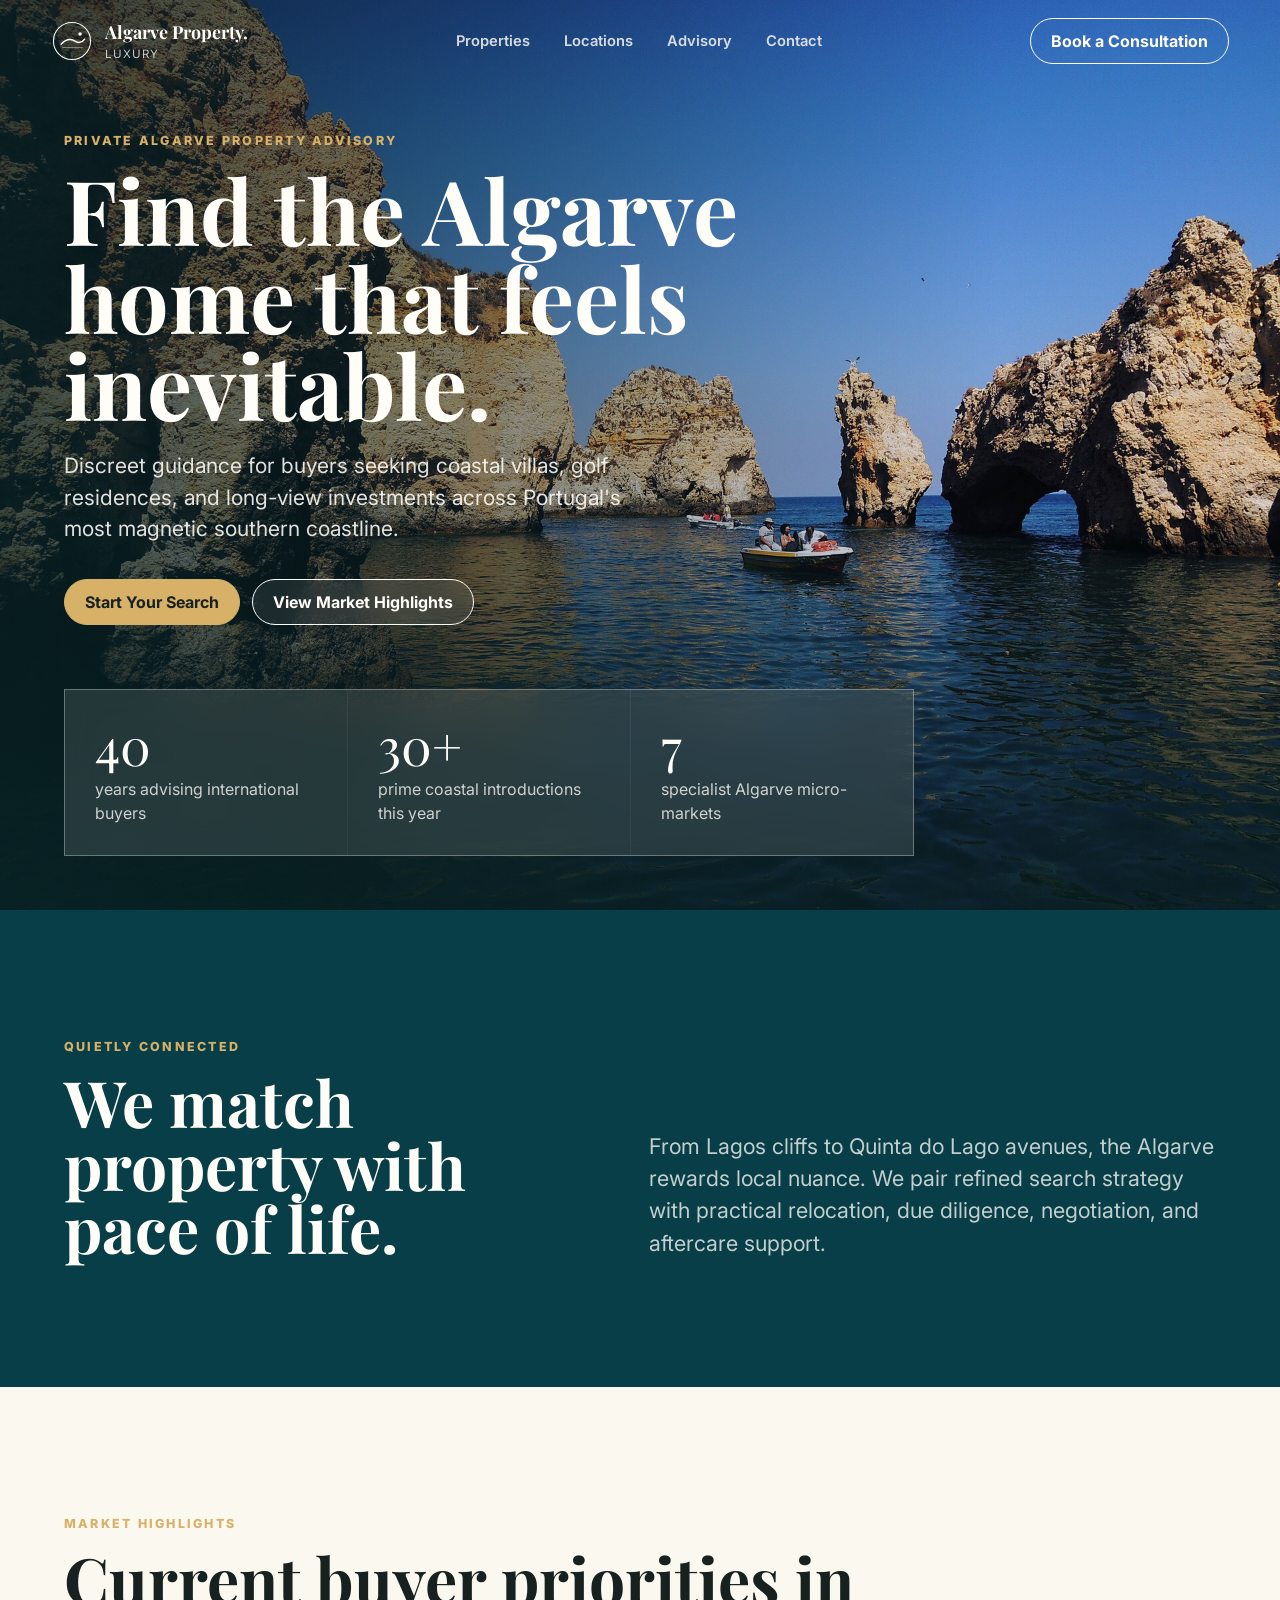
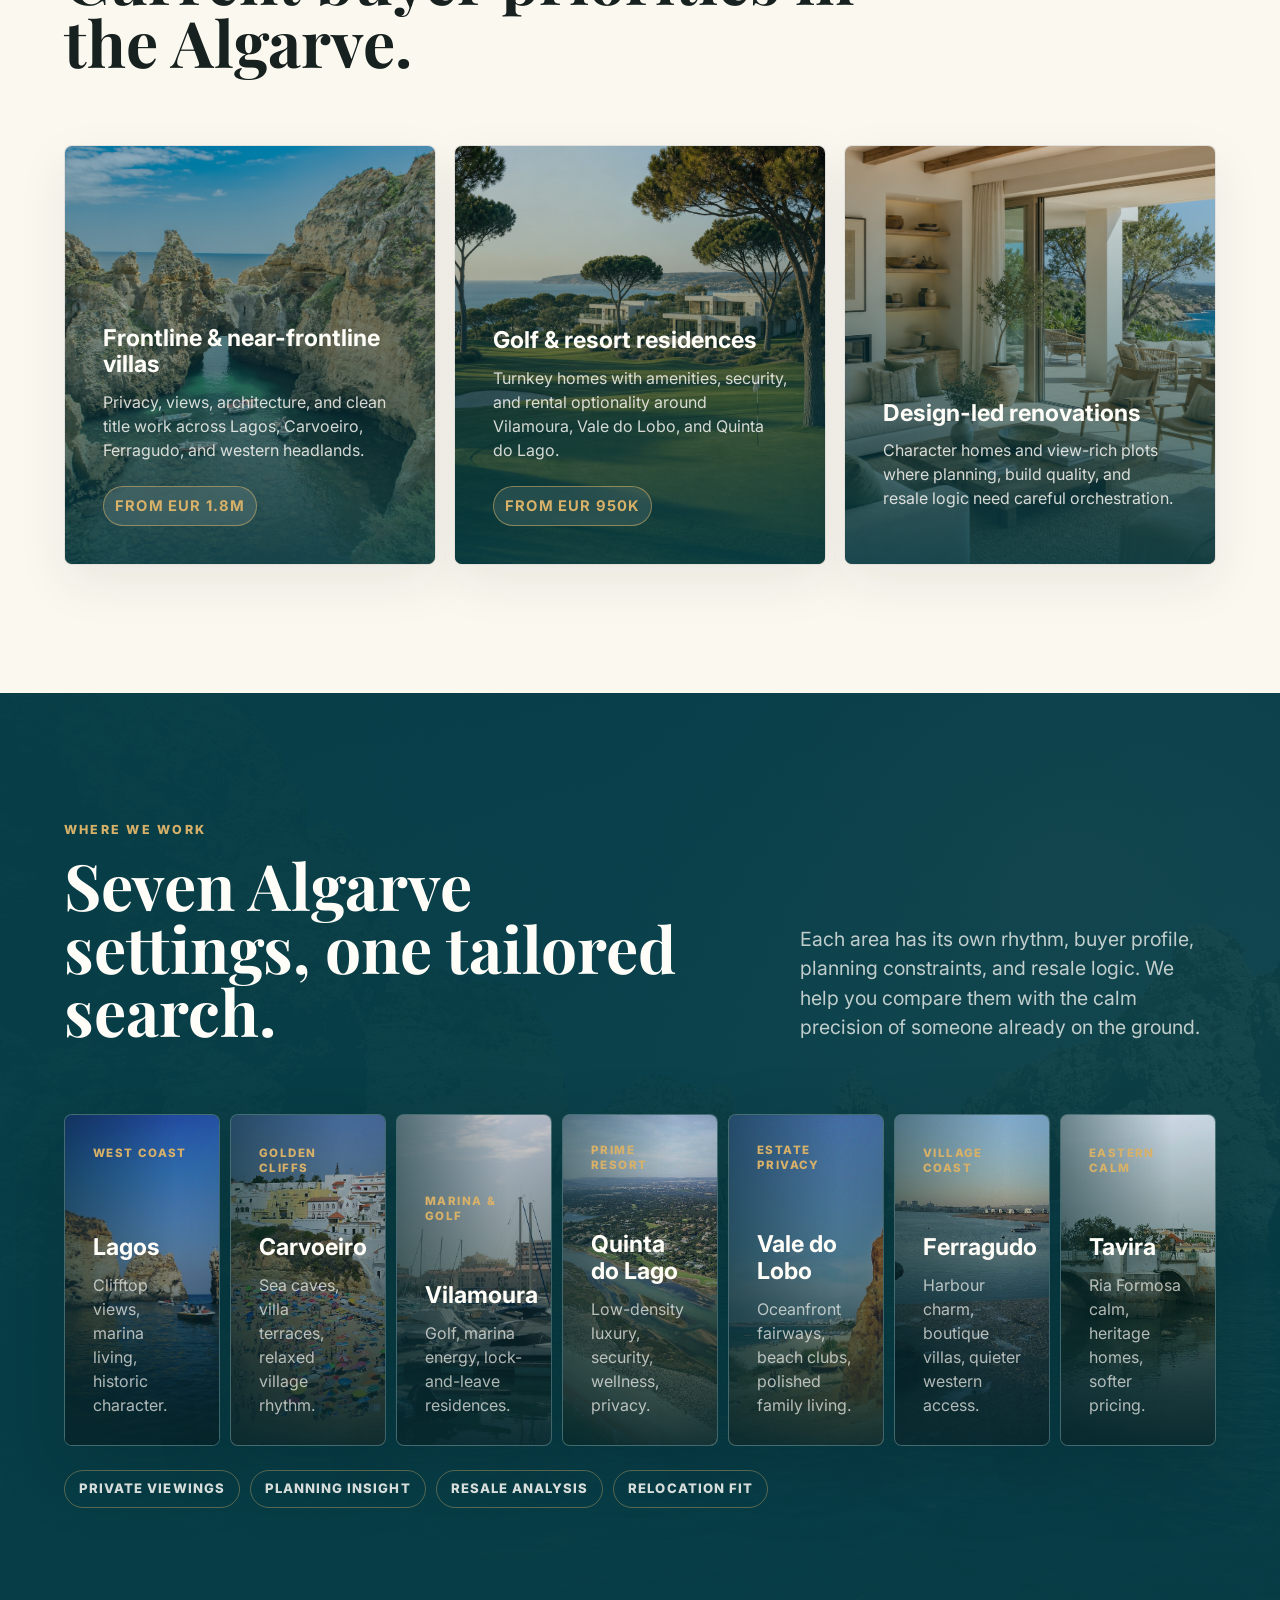
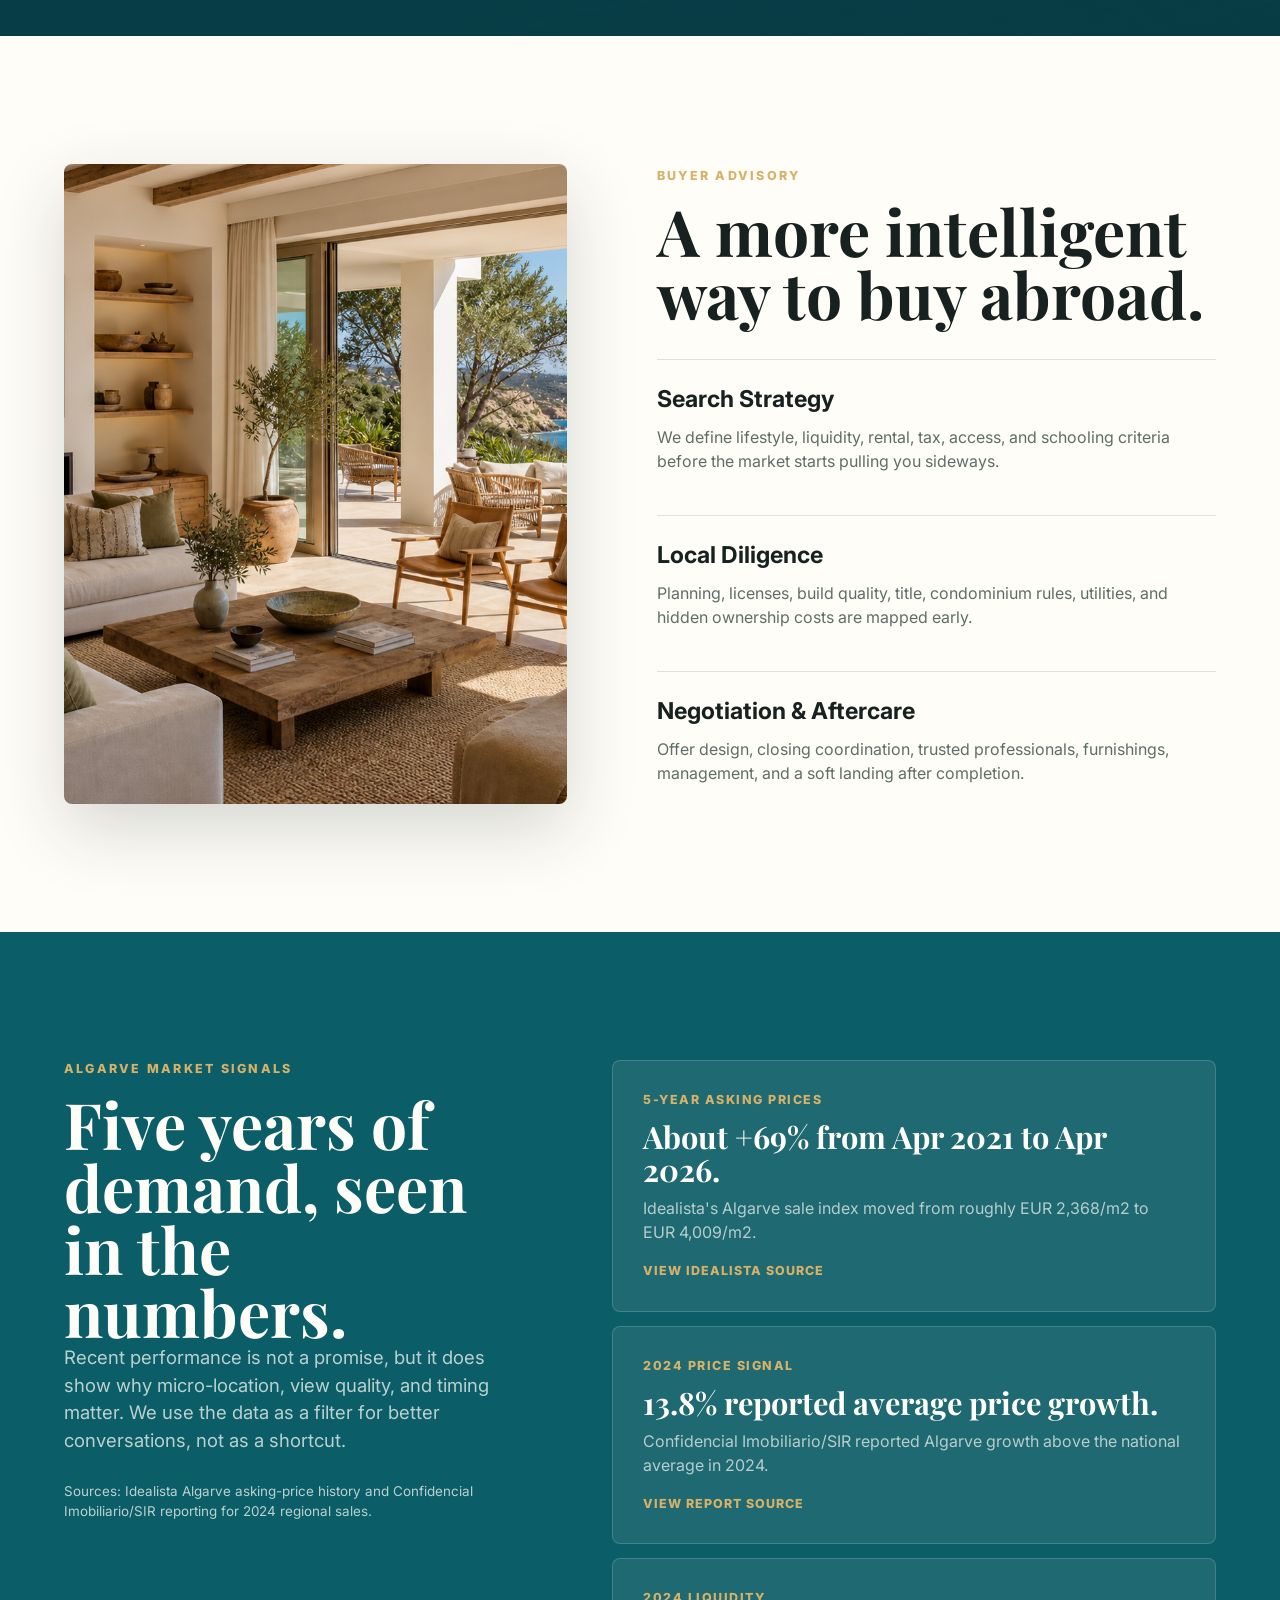
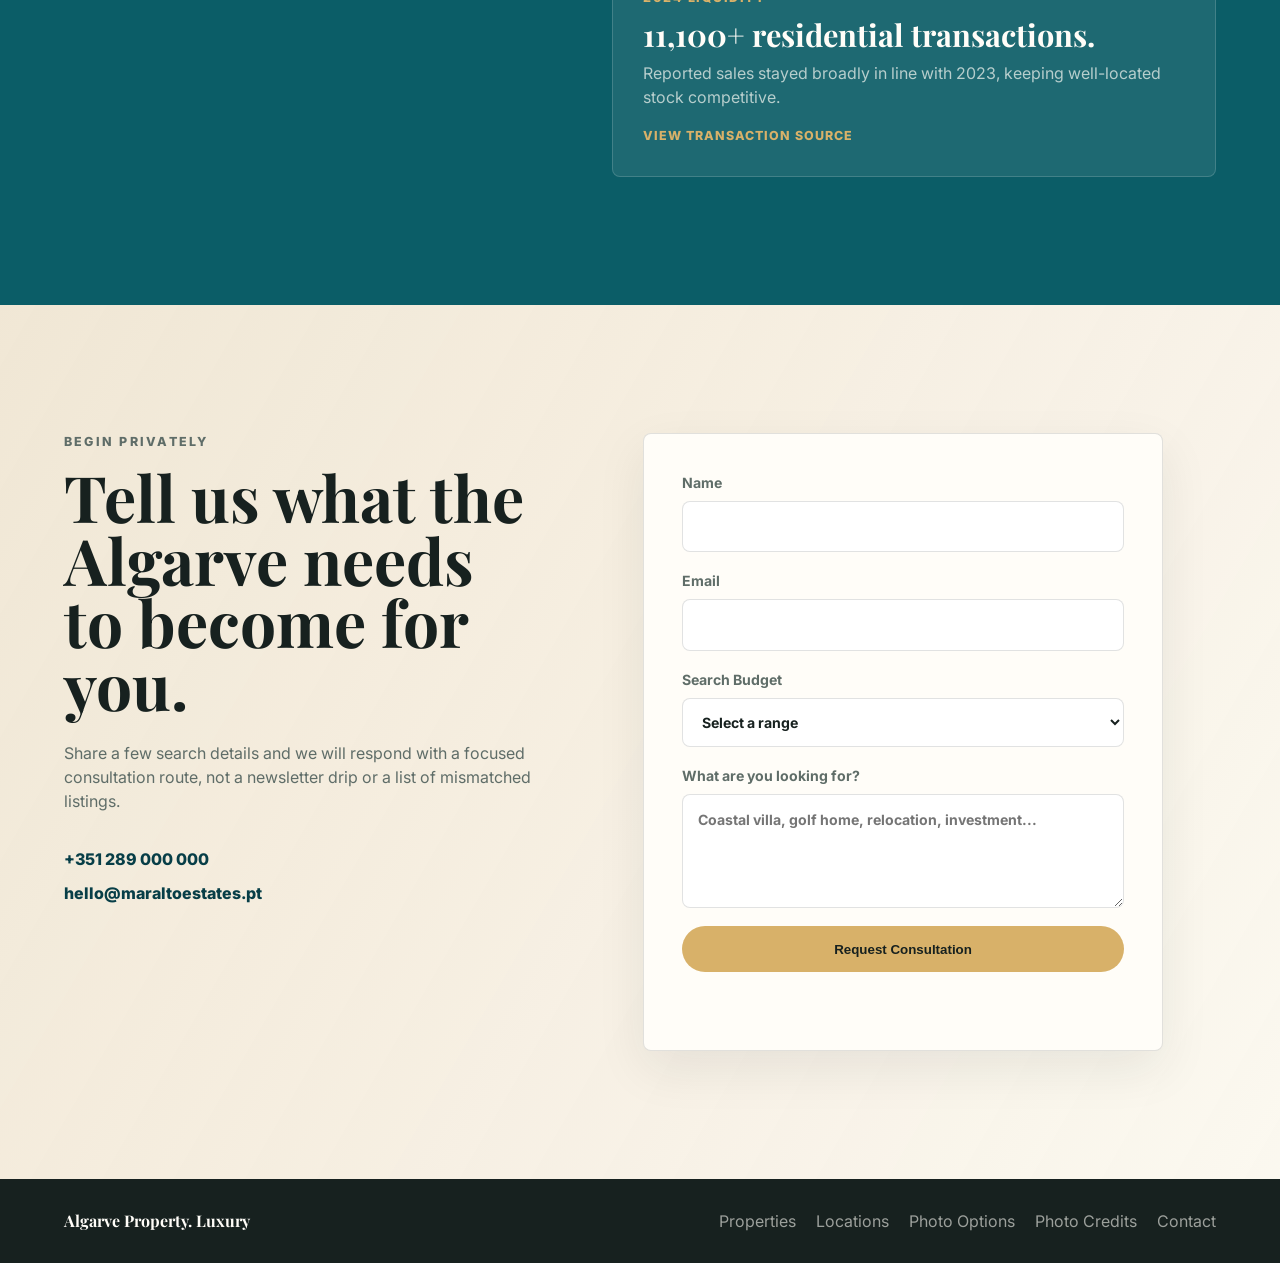
<file: index.html>
<!DOCTYPE html>
<html lang="en">
<head>
  <meta charset="UTF-8">
  <meta name="viewport" content="width=device-width, initial-scale=1.0">
  <title>Algarve Property. Luxury | Algarve Real Estate</title>
  <meta name="description" content="Premium Algarve real estate advisory for coastal villas, golf residences, relocation, and discreet property acquisition in southern Portugal.">
  <link rel="preconnect" href="https://fonts.googleapis.com">
  <link rel="preconnect" href="https://fonts.gstatic.com" crossorigin>
  <link href="https://fonts.googleapis.com/css2?family=Inter:wght@400;500;600;700&family=Playfair+Display:wght@600;700&display=swap" rel="stylesheet">
  <link rel="stylesheet" href="styles.css">
</head>
<body>
  <header class="site-header" data-header>
    <a class="brand" href="#top" aria-label="Algarve Property Luxury home">
      <span class="brand-mark" aria-hidden="true">
        <svg viewBox="0 0 120 120" focusable="false">
          <circle cx="60" cy="60" r="53"></circle>
          <path d="M29 69 C43 54, 57 52, 70 61 C79 67, 88 65, 96 55"></path>
          <path d="M33 79 H89" class="logo-horizon"></path>
          <circle cx="83" cy="40" r="5" class="logo-sun"></circle>
        </svg>
      </span>
      <span>
        <strong>Algarve Property.</strong>
        <small>Luxury</small>
      </span>
    </a>

    <nav class="primary-nav" aria-label="Primary navigation">
      <a href="#properties">Properties</a>
      <a href="#locations">Locations</a>
      <a href="#advisory">Advisory</a>
      <a href="#contact">Contact</a>
    </nav>

    <a class="header-cta" href="#contact">Book a Consultation</a>
  </header>

  <main id="top">
    <section class="hero" aria-label="Algarve real estate">
      <img class="hero-image" src="assets/real-lagos-ponta-da-piedade.jpg" alt="Real photograph of Ponta da Piedade cliffs and sea caves in Lagos, Algarve">
      <div class="hero-shade"></div>
      <div class="hero-content">
        <p class="eyebrow">Private Algarve Property Advisory</p>
        <h1>Find the Algarve home that feels inevitable.</h1>
        <p class="hero-copy">Discreet guidance for buyers seeking coastal villas, golf residences, and long-view investments across Portugal's most magnetic southern coastline.</p>
        <div class="hero-actions">
          <a class="button primary" href="#contact">Start Your Search</a>
          <a class="button secondary" href="#properties">View Market Highlights</a>
        </div>
      </div>
      <aside class="hero-panel" aria-label="Agency performance highlights">
        <div>
          <span>40</span>
          <p>years advising international buyers</p>
        </div>
        <div>
          <span>30+</span>
          <p>prime coastal introductions this year</p>
        </div>
        <div>
          <span>7</span>
          <p>specialist Algarve micro-markets</p>
        </div>
      </aside>
    </section>

    <section class="intro-band" aria-label="Agency introduction">
      <div>
        <p class="section-kicker">Quietly Connected</p>
        <h2>We match property with pace of life.</h2>
      </div>
      <p>From Lagos cliffs to Quinta do Lago avenues, the Algarve rewards local nuance. We pair refined search strategy with practical relocation, due diligence, negotiation, and aftercare support.</p>
    </section>

    <section class="property-showcase" id="properties">
      <div class="section-heading">
        <p class="section-kicker">Market Highlights</p>
        <h2>Current buyer priorities in the Algarve.</h2>
      </div>

      <div class="showcase-grid">
        <article class="feature-card image-card">
          <img src="assets/real-frontline-sea-lagos.jpg" alt="Real photograph of Lagos sea caves and Atlantic water at Ponta da Piedade">
          <div>
            <h3>Frontline & near-frontline villas</h3>
            <p>Privacy, views, architecture, and clean title work across Lagos, Carvoeiro, Ferragudo, and western headlands.</p>
            <strong>From EUR 1.8M</strong>
          </div>
        </article>
        <article class="feature-card image-card">
          <img src="assets/algarve-golf-fairway.png" alt="Luxury Algarve golf fairway with resort villas and ocean light">
          <div>
            <h3>Golf & resort residences</h3>
            <p>Turnkey homes with amenities, security, and rental optionality around Vilamoura, Vale do Lobo, and Quinta do Lago.</p>
            <strong>From EUR 950K</strong>
          </div>
        </article>
        <article class="feature-card image-card">
          <img src="assets/algarve-interior.png" alt="Elegant Algarve villa interior opening to a sea-view terrace">
          <div>
            <h3>Design-led renovations</h3>
            <p>Character homes and view-rich plots where planning, build quality, and resale logic need careful orchestration.</p>
          </div>
        </article>
      </div>
    </section>

    <section class="locations" id="locations">
      <div class="section-heading location-heading">
        <div>
          <p class="section-kicker">Where We Work</p>
          <h2>Seven Algarve settings, one tailored search.</h2>
        </div>
        <p>Each area has its own rhythm, buyer profile, planning constraints, and resale logic. We help you compare them with the calm precision of someone already on the ground.</p>
      </div>
      <div class="location-strip" aria-label="Algarve locations">
        <article>
          <img src="assets/real-lagos-ponta-da-piedade.jpg" alt="Real photograph of Lagos cliffs and sea caves at Ponta da Piedade">
          <div>
            <span>West Coast</span>
            <h3>Lagos</h3>
            <p>Clifftop views, marina living, historic character.</p>
          </div>
        </article>
        <article>
          <img src="assets/real-carvoeiro.jpg" alt="Real photograph of Carvoeiro beach village and cliffs">
          <div>
            <span>Golden Cliffs</span>
            <h3>Carvoeiro</h3>
            <p>Sea caves, villa terraces, relaxed village rhythm.</p>
          </div>
        </article>
        <article>
          <img src="assets/real-vilamoura-marina.jpg" alt="Real photograph of Vilamoura marina with yachts">
          <div>
            <span>Marina & Golf</span>
            <h3>Vilamoura</h3>
            <p>Golf, marina energy, lock-and-leave residences.</p>
          </div>
        </article>
        <article>
          <img src="assets/real-quinta-do-lago.jpg" alt="Real aerial photograph of Quinta do Lago, Ria Formosa and golf courses">
          <div>
            <span>Prime Resort</span>
            <h3>Quinta do Lago</h3>
            <p>Low-density luxury, security, wellness, privacy.</p>
          </div>
        </article>
        <article>
          <img src="assets/real-vale-do-lobo.jpg" alt="Real photograph of Vale do Lobo red cliffs and beach">
          <div>
            <span>Estate Privacy</span>
            <h3>Vale do Lobo</h3>
            <p>Oceanfront fairways, beach clubs, polished family living.</p>
          </div>
        </article>
        <article>
          <img src="assets/real-ferragudo.jpg" alt="Real photograph of Ferragudo village across the harbour">
          <div>
            <span>Village Coast</span>
            <h3>Ferragudo</h3>
            <p>Harbour charm, boutique villas, quieter western access.</p>
          </div>
        </article>
        <article>
          <img src="assets/real-tavira-roman-bridge.jpg" alt="Real photograph of Tavira Roman bridge and riverfront">
          <div>
            <span>Eastern Calm</span>
            <h3>Tavira</h3>
            <p>Ria Formosa calm, heritage homes, softer pricing.</p>
          </div>
        </article>
      </div>
      <div class="location-note" aria-label="Location advisory highlights">
        <span>Private viewings</span>
        <span>Planning insight</span>
        <span>Resale analysis</span>
        <span>Relocation fit</span>
      </div>
    </section>

    <section class="advisory" id="advisory">
      <div class="advisory-image" aria-hidden="true"></div>
      <div class="advisory-content">
        <p class="section-kicker">Buyer Advisory</p>
        <h2>A more intelligent way to buy abroad.</h2>
        <div class="advisory-list">
          <div>
            <h3>Search Strategy</h3>
            <p>We define lifestyle, liquidity, rental, tax, access, and schooling criteria before the market starts pulling you sideways.</p>
          </div>
          <div>
            <h3>Local Diligence</h3>
            <p>Planning, licenses, build quality, title, condominium rules, utilities, and hidden ownership costs are mapped early.</p>
          </div>
          <div>
            <h3>Negotiation & Aftercare</h3>
            <p>Offer design, closing coordination, trusted professionals, furnishings, management, and a soft landing after completion.</p>
          </div>
        </div>
      </div>
    </section>

    <section class="journal market-insight">
      <div class="market-copy">
        <p class="section-kicker">Algarve Market Signals</p>
        <h2>Five years of demand, seen in the numbers.</h2>
        <p>Recent performance is not a promise, but it does show why micro-location, view quality, and timing matter. We use the data as a filter for better conversations, not as a shortcut.</p>
        <p class="source-note">Sources: Idealista Algarve asking-price history and Confidencial Imobiliario/SIR reporting for 2024 regional sales.</p>
      </div>
      <div class="journal-grid">
        <a href="https://www.idealista.pt/media/relatorios-preco-habitacao/venda/algarve/historico/" target="_blank" rel="noopener">
          <span>5-year asking prices</span>
          <strong>About +69% from Apr 2021 to Apr 2026.</strong>
          <p>Idealista's Algarve sale index moved from roughly EUR 2,368/m2 to EUR 4,009/m2.</p>
          <em class="source-link">View Idealista source</em>
        </a>
        <a href="https://www.theportugalnews.com/news/2025-03-26/algarve-house-prices-rise-above-national-average/96460" target="_blank" rel="noopener">
          <span>2024 price signal</span>
          <strong>13.8% reported average price growth.</strong>
          <p>Confidencial Imobiliario/SIR reported Algarve growth above the national average in 2024.</p>
          <em class="source-link">View report source</em>
        </a>
        <a href="https://www.theportugalnews.com/news/2025-03-26/algarve-house-prices-rise-above-national-average/96460" target="_blank" rel="noopener">
          <span>2024 liquidity</span>
          <strong>11,100+ residential transactions.</strong>
          <p>Reported sales stayed broadly in line with 2023, keeping well-located stock competitive.</p>
          <em class="source-link">View transaction source</em>
        </a>
      </div>
    </section>

    <section class="contact" id="contact">
      <div class="contact-copy">
        <p class="section-kicker">Begin Privately</p>
        <h2>Tell us what the Algarve needs to become for you.</h2>
        <p>Share a few search details and we will respond with a focused consultation route, not a newsletter drip or a list of mismatched listings.</p>
        <div class="contact-details">
          <a href="tel:+351289000000">+351 289 000 000</a>
          <a href="mailto:hello@maraltoestates.pt">hello@maraltoestates.pt</a>
        </div>
      </div>

      <form class="lead-form" data-form>
        <label for="lead-name">
          Name
          <input id="lead-name" type="text" name="name" autocomplete="name" required>
        </label>
        <label for="lead-email">
          Email
          <input id="lead-email" type="email" name="email" autocomplete="email" required>
        </label>
        <label for="lead-budget">
          Search Budget
          <select id="lead-budget" name="budget" required>
            <option value="">Select a range</option>
            <option>EUR 750K - EUR 1.5M</option>
            <option>EUR 1.5M - EUR 3M</option>
            <option>EUR 3M - EUR 6M</option>
            <option>EUR 6M+</option>
          </select>
        </label>
        <label for="lead-message">
          What are you looking for?
          <textarea id="lead-message" name="message" rows="4" placeholder="Coastal villa, golf home, relocation, investment..." required></textarea>
        </label>
        <button class="button primary" type="submit">Request Consultation</button>
        <p class="form-status" data-form-status role="status" aria-live="polite"></p>
      </form>
    </section>
  </main>

  <footer class="site-footer">
    <p>Algarve Property. Luxury</p>
    <div>
      <a href="#properties">Properties</a>
      <a href="#locations">Locations</a>
      <a href="photo-options.html">Photo Options</a>
      <a href="photo-credits.html">Photo Credits</a>
      <a href="#contact">Contact</a>
    </div>
  </footer>

  <script src="script.js"></script>
</body>
</html>
</file>
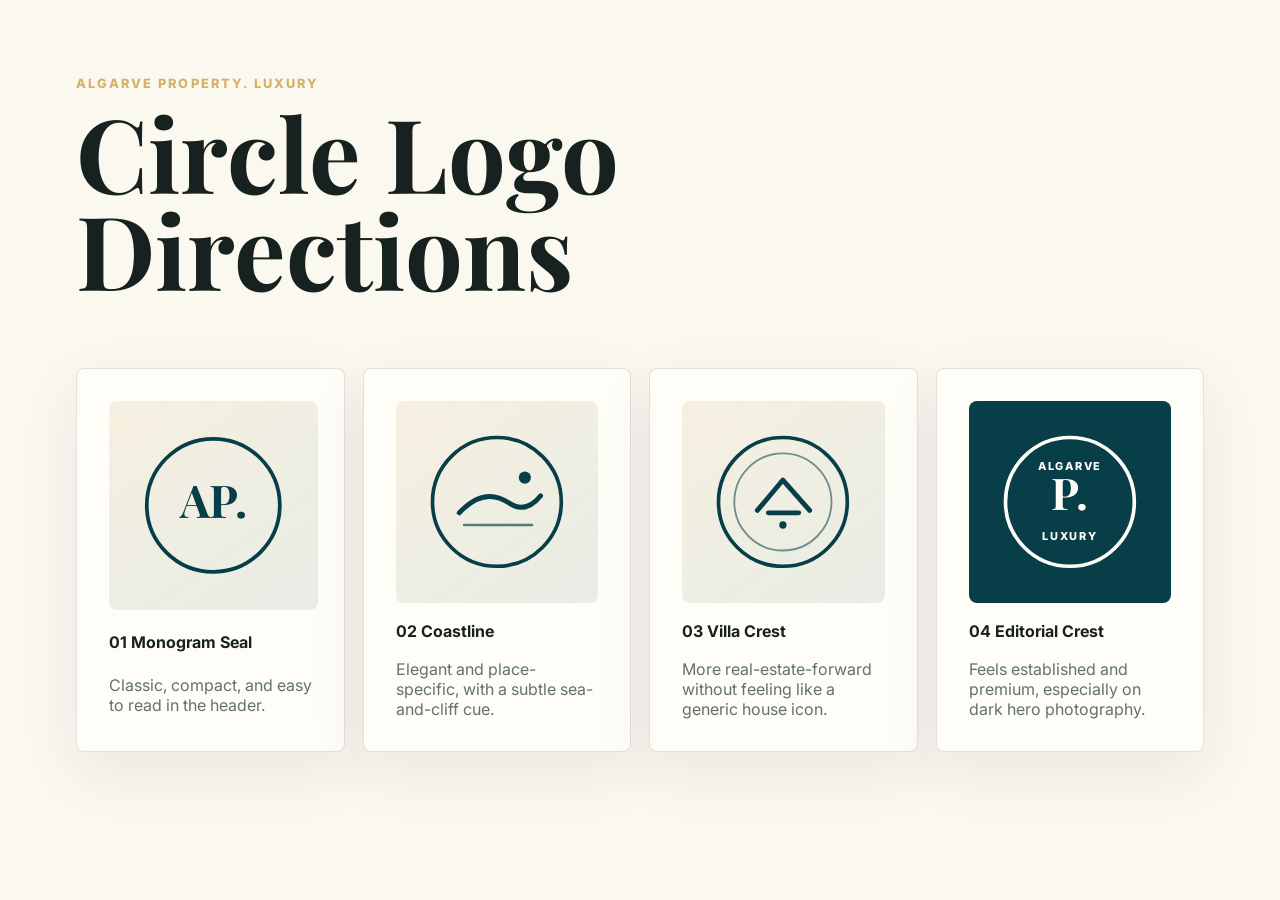
<file: logo-options.html>
<!DOCTYPE html>
<html lang="en">
<head>
  <meta charset="UTF-8">
  <meta name="viewport" content="width=device-width, initial-scale=1.0">
  <title>Algarve Property. Luxury | Logo Options</title>
  <link rel="preconnect" href="https://fonts.googleapis.com">
  <link rel="preconnect" href="https://fonts.gstatic.com" crossorigin>
  <link href="https://fonts.googleapis.com/css2?family=Inter:wght@500;600;700;800&family=Playfair+Display:wght@600;700&display=swap" rel="stylesheet">
  <link rel="stylesheet" href="logo-options.css">
</head>
<body>
  <main class="logo-board">
    <header>
      <p>Algarve Property. Luxury</p>
      <h1>Circle Logo Directions</h1>
    </header>

    <section class="logo-grid" aria-label="Logo options">
      <article>
        <div class="logo-preview">
          <svg viewBox="0 0 120 120" role="img" aria-label="AP monogram circle logo">
            <circle cx="60" cy="60" r="53" fill="none" stroke="currentColor" stroke-width="3"/>
            <text x="60" y="70" text-anchor="middle" class="serif-mark">AP.</text>
          </svg>
        </div>
        <h2>01 Monogram Seal</h2>
        <p>Classic, compact, and easy to read in the header.</p>
      </article>

      <article>
        <div class="logo-preview">
          <svg viewBox="0 0 120 120" role="img" aria-label="Algarve coastline circle logo">
            <circle cx="60" cy="60" r="53" fill="none" stroke="currentColor" stroke-width="3"/>
            <path d="M29 69 C43 54, 57 52, 70 61 C79 67, 88 65, 96 55" fill="none" stroke="currentColor" stroke-width="4" stroke-linecap="round"/>
            <path d="M33 79 H89" fill="none" stroke="currentColor" stroke-width="2" stroke-linecap="round" opacity=".65"/>
            <circle cx="83" cy="40" r="5" fill="currentColor"/>
          </svg>
        </div>
        <h2>02 Coastline</h2>
        <p>Elegant and place-specific, with a subtle sea-and-cliff cue.</p>
      </article>

      <article>
        <div class="logo-preview">
          <svg viewBox="0 0 120 120" role="img" aria-label="Luxury property circle crest">
            <circle cx="60" cy="60" r="53" fill="none" stroke="currentColor" stroke-width="3"/>
            <circle cx="60" cy="60" r="40" fill="none" stroke="currentColor" stroke-width="1.5" opacity=".55"/>
            <path d="M39 67 L60 42 L82 67" fill="none" stroke="currentColor" stroke-width="4" stroke-linecap="round" stroke-linejoin="round"/>
            <path d="M48 69 H73" fill="none" stroke="currentColor" stroke-width="4" stroke-linecap="round"/>
            <circle cx="60" cy="79" r="3" fill="currentColor"/>
          </svg>
        </div>
        <h2>03 Villa Crest</h2>
        <p>More real-estate-forward without feeling like a generic house icon.</p>
      </article>

      <article>
        <div class="logo-preview dark">
          <svg viewBox="0 0 120 120" role="img" aria-label="Luxury circular wordmark crest">
            <circle cx="60" cy="60" r="53" fill="none" stroke="currentColor" stroke-width="3"/>
            <text x="60" y="34" text-anchor="middle" class="small-caps">ALGARVE</text>
            <text x="60" y="67" text-anchor="middle" class="serif-mark">P.</text>
            <text x="60" y="91" text-anchor="middle" class="small-caps">LUXURY</text>
          </svg>
        </div>
        <h2>04 Editorial Crest</h2>
        <p>Feels established and premium, especially on dark hero photography.</p>
      </article>
    </section>
  </main>
</body>
</html>
</file>
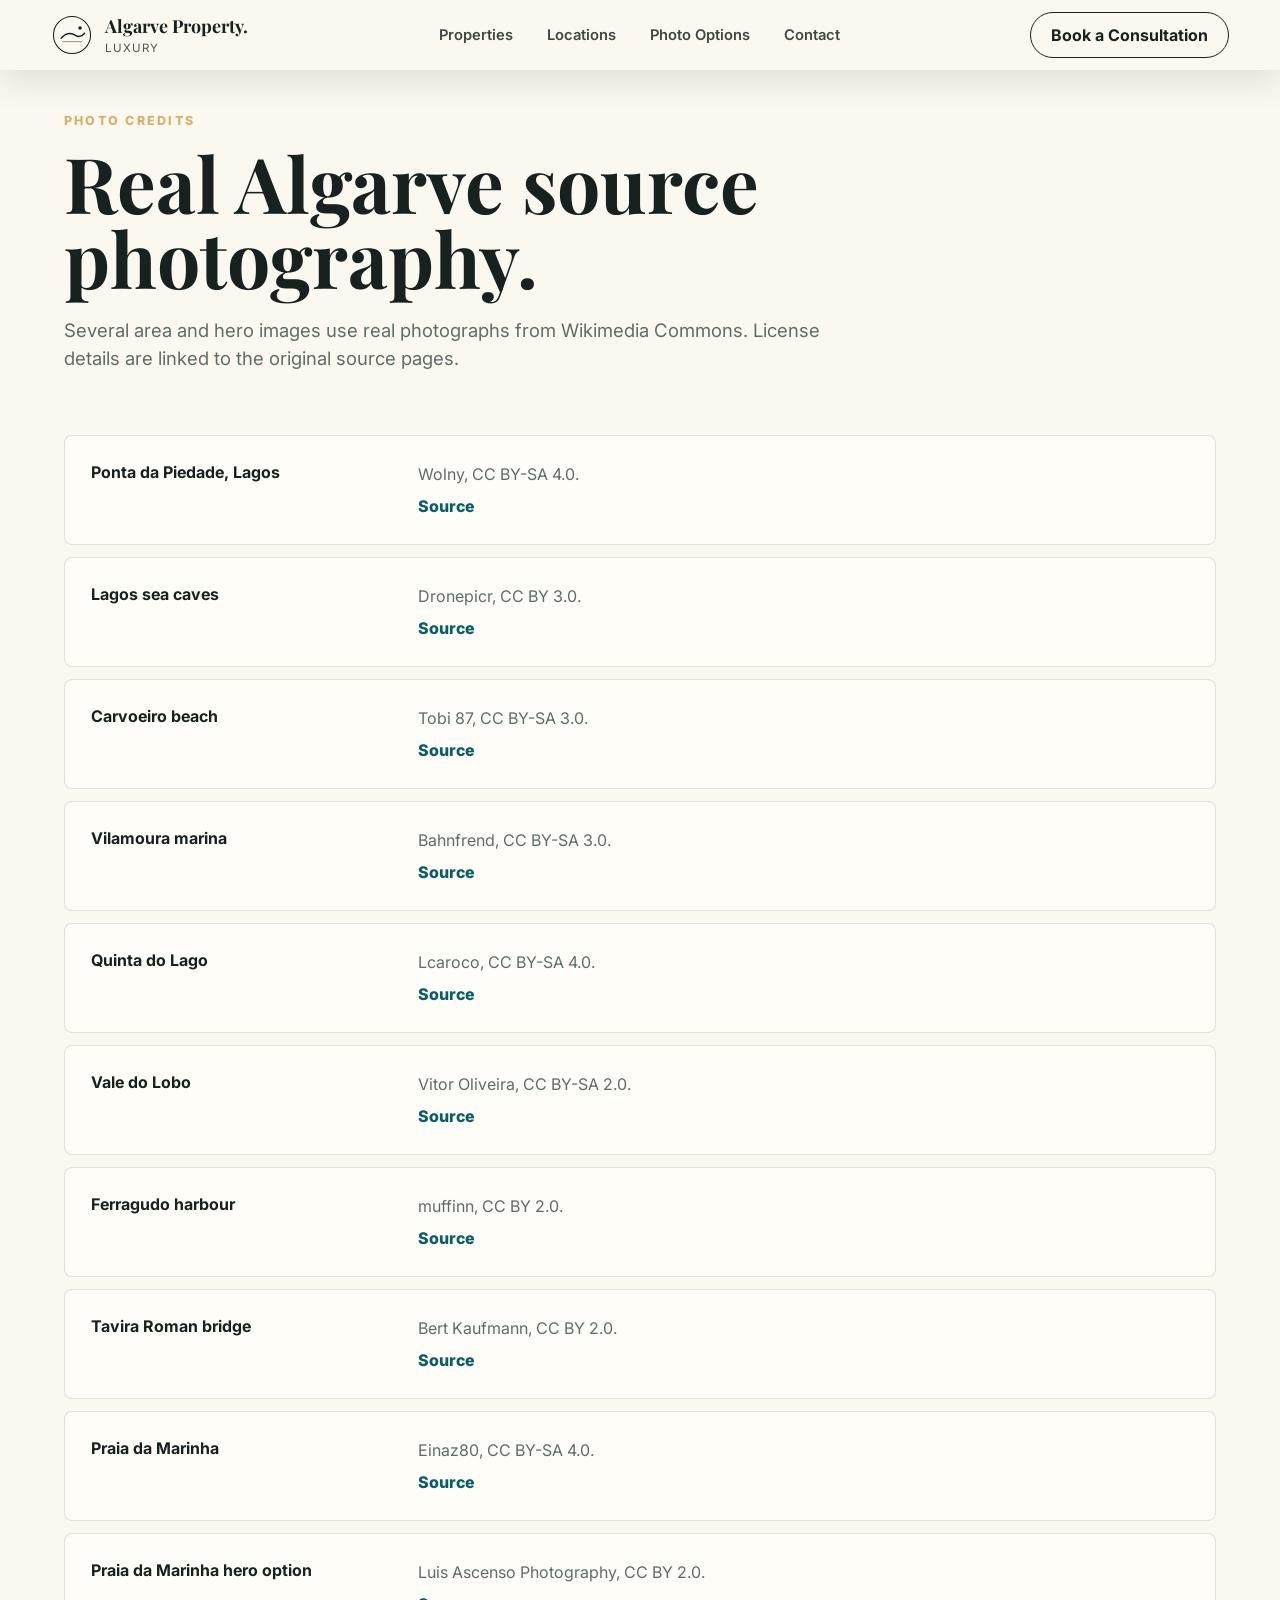
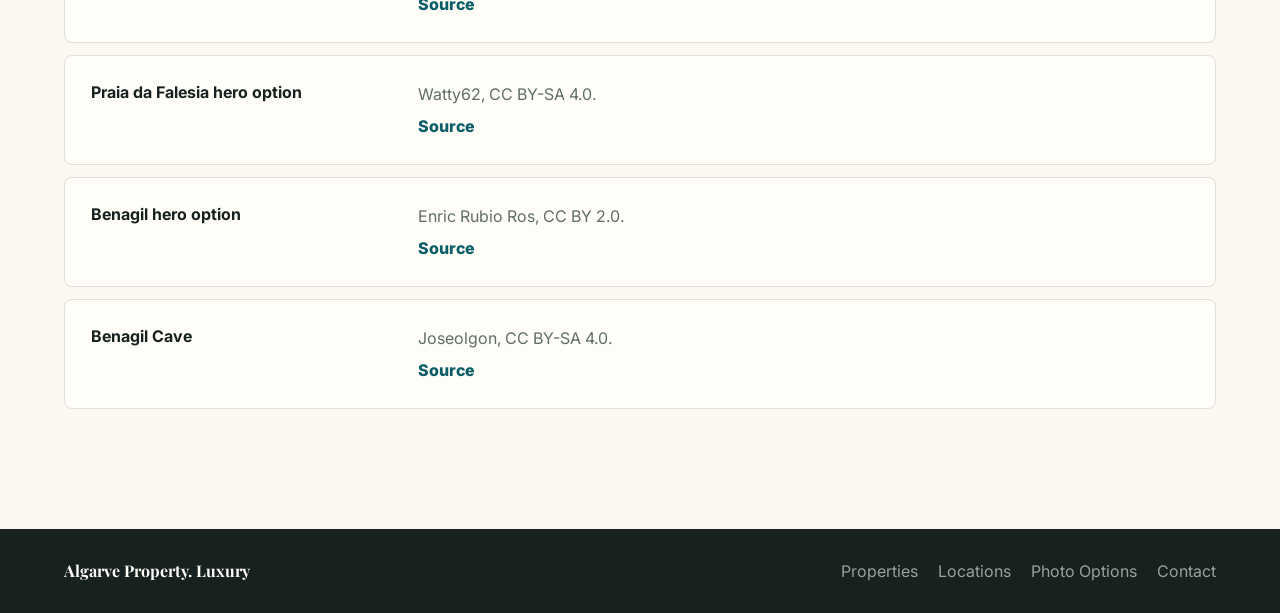
<file: photo-credits.html>
<!DOCTYPE html>
<html lang="en">
<head>
  <meta charset="UTF-8">
  <meta name="viewport" content="width=device-width, initial-scale=1.0">
  <title>Photo Credits | Algarve Property. Luxury</title>
  <meta name="description" content="Photo credits and licenses for Algarve Property. Luxury website imagery.">
  <link rel="preconnect" href="https://fonts.googleapis.com">
  <link rel="preconnect" href="https://fonts.gstatic.com" crossorigin>
  <link href="https://fonts.googleapis.com/css2?family=Inter:wght@400;500;600;700&family=Playfair+Display:wght@600;700&display=swap" rel="stylesheet">
  <link rel="stylesheet" href="styles.css">
  <style>
    .credits-page {
      padding: 112px clamp(20px, 5vw, 72px) clamp(70px, 10vw, 120px);
    }

    .credits-page h1 {
      color: var(--ink);
      font-size: clamp(2.8rem, 6vw, 5.6rem);
    }

    .credits-copy {
      max-width: 760px;
      margin-bottom: clamp(34px, 6vw, 62px);
      color: var(--muted);
      font-size: clamp(1rem, 1.8vw, 1.16rem);
    }

    .credit-list {
      display: grid;
      gap: 12px;
    }

    .credit-list article {
      display: grid;
      grid-template-columns: minmax(180px, 0.4fr) minmax(260px, 1fr);
      gap: 18px;
      padding: clamp(18px, 3vw, 26px);
      border: 1px solid var(--line);
      border-radius: 8px;
      background: var(--white);
    }

    .credit-list h2 {
      color: var(--ink);
      font-family: var(--font-sans);
      font-size: 1rem;
      line-height: 1.3;
    }

    .credit-list p {
      margin-bottom: 8px;
      color: var(--muted);
    }

    .credit-list a {
      color: var(--teal);
      font-weight: 800;
    }

    @media (max-width: 760px) {
      .credit-list article {
        grid-template-columns: 1fr;
      }
    }
  </style>
</head>
<body>
  <header class="site-header is-scrolled">
    <a class="brand" href="index.html#top" aria-label="Algarve Property Luxury home">
      <span class="brand-mark" aria-hidden="true">
        <svg viewBox="0 0 120 120" focusable="false">
          <circle cx="60" cy="60" r="53"></circle>
          <path d="M29 69 C43 54, 57 52, 70 61 C79 67, 88 65, 96 55"></path>
          <path d="M33 79 H89" class="logo-horizon"></path>
          <circle cx="83" cy="40" r="5" class="logo-sun"></circle>
        </svg>
      </span>
      <span>
        <strong>Algarve Property.</strong>
        <small>Luxury</small>
      </span>
    </a>
    <nav class="primary-nav" aria-label="Primary navigation">
      <a href="index.html#properties">Properties</a>
      <a href="index.html#locations">Locations</a>
      <a href="photo-options.html">Photo Options</a>
      <a href="index.html#contact">Contact</a>
    </nav>
    <a class="header-cta" href="index.html#contact">Book a Consultation</a>
  </header>

  <main class="credits-page">
    <p class="section-kicker">Photo Credits</p>
    <h1>Real Algarve source photography.</h1>
    <p class="credits-copy">Several area and hero images use real photographs from Wikimedia Commons. License details are linked to the original source pages.</p>

    <section class="credit-list" aria-label="Photo credits">
      <article>
        <h2>Ponta da Piedade, Lagos</h2>
        <div><p>Wolny, CC BY-SA 4.0.</p><a href="https://commons.wikimedia.org/wiki/File:Ponta_da_Piedade_Lagos.jpg">Source</a></div>
      </article>
      <article>
        <h2>Lagos sea caves</h2>
        <div><p>Dronepicr, CC BY 3.0.</p><a href="https://commons.wikimedia.org/wiki/File:Algarve_Bucht_Lagos.jpg">Source</a></div>
      </article>
      <article>
        <h2>Carvoeiro beach</h2>
        <div><p>Tobi 87, CC BY-SA 3.0.</p><a href="https://commons.wikimedia.org/wiki/File:Praia_de_Carvoreiro_Algarve.jpg">Source</a></div>
      </article>
      <article>
        <h2>Vilamoura marina</h2>
        <div><p>Bahnfrend, CC BY-SA 3.0.</p><a href="https://commons.wikimedia.org/wiki/File:Vilamoura_Marina,_2008_(3).JPG">Source</a></div>
      </article>
      <article>
        <h2>Quinta do Lago</h2>
        <div><p>Lcaroco, CC BY-SA 4.0.</p><a href="https://commons.wikimedia.org/wiki/File:Quinta_do_Lago.jpg">Source</a></div>
      </article>
      <article>
        <h2>Vale do Lobo</h2>
        <div><p>Vitor Oliveira, CC BY-SA 2.0.</p><a href="https://commons.wikimedia.org/wiki/File:Praia_de_Vale_do_Lobo_(4484329232).jpg">Source</a></div>
      </article>
      <article>
        <h2>Ferragudo harbour</h2>
        <div><p>muffinn, CC BY 2.0.</p><a href="https://commons.wikimedia.org/wiki/File:Ferragudo_-_across_the_harbour_(13506044195).jpg">Source</a></div>
      </article>
      <article>
        <h2>Tavira Roman bridge</h2>
        <div><p>Bert Kaufmann, CC BY 2.0.</p><a href="https://commons.wikimedia.org/wiki/File:Roman_bridge_Tavira.jpg">Source</a></div>
      </article>
      <article>
        <h2>Praia da Marinha</h2>
        <div><p>Einaz80, CC BY-SA 4.0.</p><a href="https://commons.wikimedia.org/wiki/File:Praia_da_Marinha_8.jpg">Source</a></div>
      </article>
      <article>
        <h2>Praia da Marinha hero option</h2>
        <div><p>Luis Ascenso Photography, CC BY 2.0.</p><a href="https://commons.wikimedia.org/wiki/File:Marinha_beach_-_Algarve_(16307543387).jpg">Source</a></div>
      </article>
      <article>
        <h2>Praia da Falesia hero option</h2>
        <div><p>Watty62, CC BY-SA 4.0.</p><a href="https://commons.wikimedia.org/wiki/File:Fal%C3%A9sias_Beach_from_the_cliffs.jpg">Source</a></div>
      </article>
      <article>
        <h2>Benagil hero option</h2>
        <div><p>Enric Rubio Ros, CC BY 2.0.</p><a href="https://commons.wikimedia.org/wiki/File:BENAGIL_(51844729713).jpg">Source</a></div>
      </article>
      <article>
        <h2>Benagil Cave</h2>
        <div><p>Joseolgon, CC BY-SA 4.0.</p><a href="https://commons.wikimedia.org/wiki/File:Benagil_Cave_(9).jpg">Source</a></div>
      </article>
    </section>
  </main>

  <footer class="site-footer">
    <p>Algarve Property. Luxury</p>
    <div>
      <a href="index.html#properties">Properties</a>
      <a href="index.html#locations">Locations</a>
      <a href="photo-options.html">Photo Options</a>
      <a href="index.html#contact">Contact</a>
    </div>
  </footer>
</body>
</html>
</file>
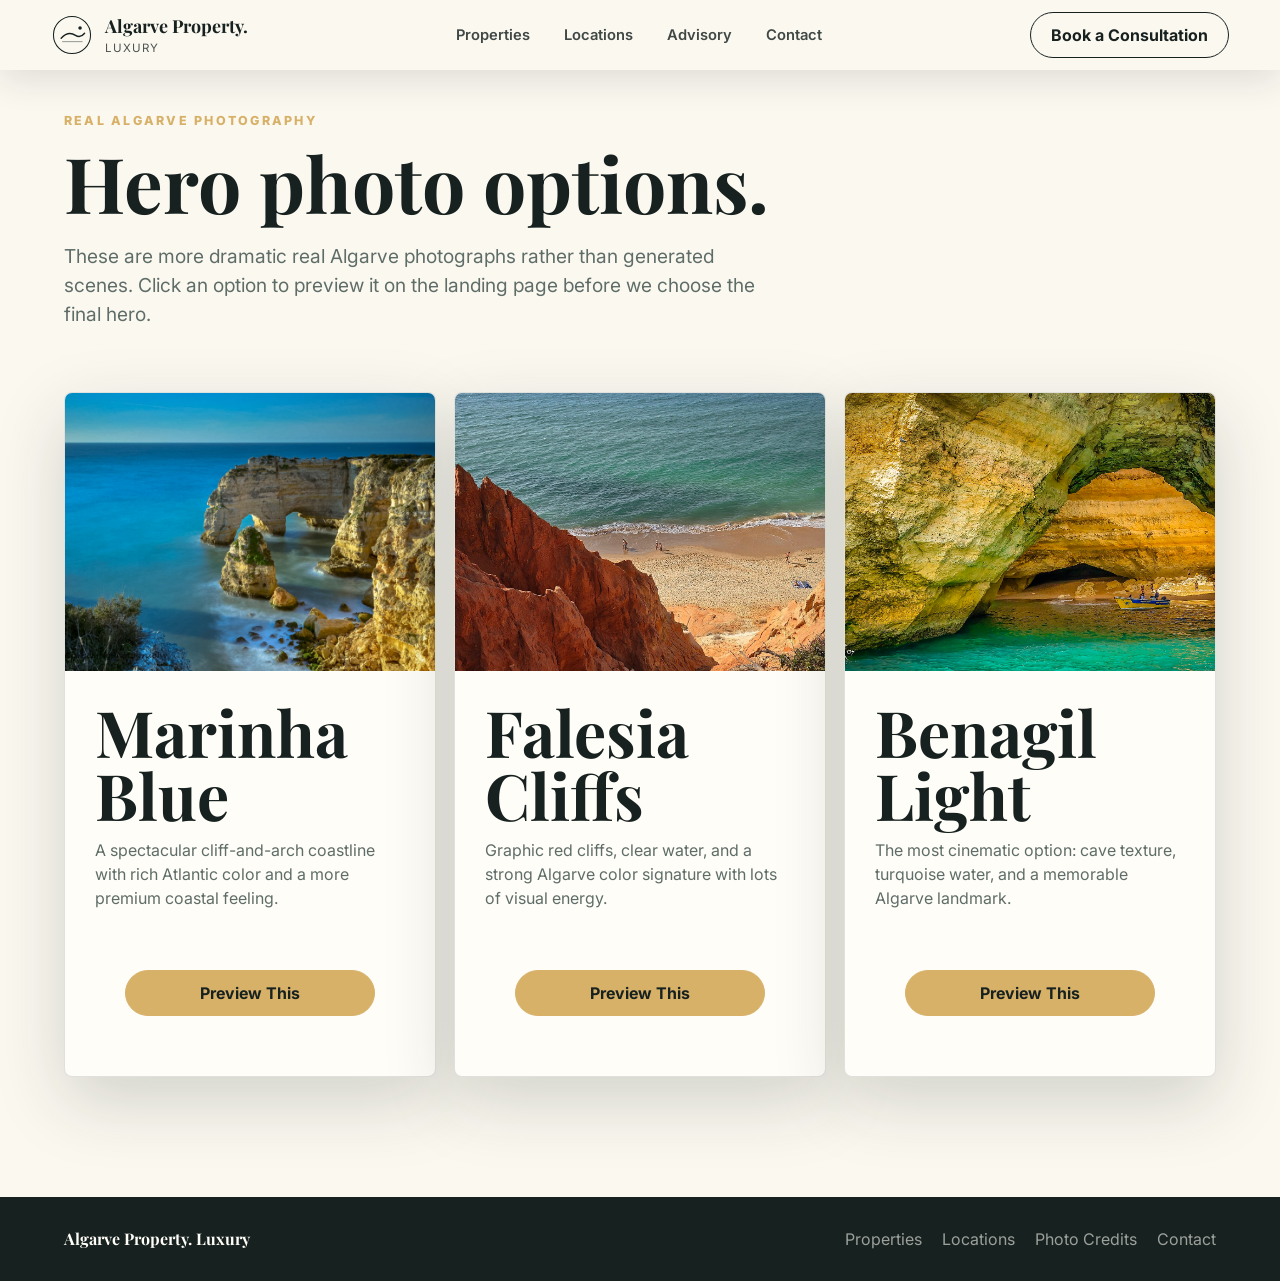
<file: photo-options.html>
<!DOCTYPE html>
<html lang="en">
<head>
  <meta charset="UTF-8">
  <meta name="viewport" content="width=device-width, initial-scale=1.0">
  <title>Hero Photo Options | Algarve Property. Luxury</title>
  <meta name="description" content="Real Algarve photo options for the Algarve Property. Luxury landing page hero.">
  <link rel="preconnect" href="https://fonts.googleapis.com">
  <link rel="preconnect" href="https://fonts.gstatic.com" crossorigin>
  <link href="https://fonts.googleapis.com/css2?family=Inter:wght@400;500;600;700&family=Playfair+Display:wght@600;700&display=swap" rel="stylesheet">
  <link rel="stylesheet" href="styles.css">
  <style>
    body {
      background: var(--paper);
    }

    .options-page {
      padding: 112px clamp(20px, 5vw, 72px) clamp(70px, 10vw, 120px);
    }

    .options-intro {
      max-width: 860px;
      margin-bottom: clamp(34px, 6vw, 64px);
    }

    .options-intro h1 {
      color: var(--ink);
      font-size: clamp(2.8rem, 6vw, 5.8rem);
    }

    .options-intro p:not(.section-kicker) {
      max-width: 720px;
      color: var(--muted);
      font-size: clamp(1rem, 1.8vw, 1.2rem);
    }

    .hero-option-grid {
      display: grid;
      grid-template-columns: repeat(3, minmax(0, 1fr));
      gap: 18px;
    }

    .hero-option {
      overflow: hidden;
      border: 1px solid var(--line);
      border-radius: 8px;
      background: var(--white);
      box-shadow: var(--shadow);
    }

    .hero-option img {
      width: 100%;
      aspect-ratio: 4 / 3;
      object-fit: cover;
    }

    .hero-option div {
      display: grid;
      gap: 12px;
      padding: clamp(20px, 3vw, 30px);
    }

    .hero-option p {
      margin: 0;
      color: var(--muted);
    }

    .option-actions {
      display: flex;
      flex-wrap: wrap;
      gap: 10px;
      margin-top: 18px;
    }

    .option-actions .button.secondary {
      color: var(--teal-dark);
      background: transparent;
    }

    @media (max-width: 980px) {
      .hero-option-grid {
        grid-template-columns: 1fr;
      }
    }
  </style>
</head>
<body>
  <header class="site-header is-scrolled">
    <a class="brand" href="index.html#top" aria-label="Algarve Property Luxury home">
      <span class="brand-mark" aria-hidden="true">
        <svg viewBox="0 0 120 120" focusable="false">
          <circle cx="60" cy="60" r="53"></circle>
          <path d="M29 69 C43 54, 57 52, 70 61 C79 67, 88 65, 96 55"></path>
          <path d="M33 79 H89" class="logo-horizon"></path>
          <circle cx="83" cy="40" r="5" class="logo-sun"></circle>
        </svg>
      </span>
      <span>
        <strong>Algarve Property.</strong>
        <small>Luxury</small>
      </span>
    </a>
    <nav class="primary-nav" aria-label="Primary navigation">
      <a href="index.html#properties">Properties</a>
      <a href="index.html#locations">Locations</a>
      <a href="index.html#advisory">Advisory</a>
      <a href="index.html#contact">Contact</a>
    </nav>
    <a class="header-cta" href="index.html#contact">Book a Consultation</a>
  </header>

  <main class="options-page">
    <section class="options-intro">
      <p class="section-kicker">Real Algarve Photography</p>
      <h1>Hero photo options.</h1>
      <p>These are more dramatic real Algarve photographs rather than generated scenes. Click an option to preview it on the landing page before we choose the final hero.</p>
    </section>

    <section class="hero-option-grid" aria-label="Hero image options">
      <article class="hero-option">
        <img src="assets/hero-option-marinha-sunrise.jpg" alt="Praia da Marinha cliffs and blue Atlantic water">
        <div>
          <h2>Marinha Blue</h2>
          <p>A spectacular cliff-and-arch coastline with rich Atlantic color and a more premium coastal feeling.</p>
          <div class="option-actions">
            <a class="button primary" href="index.html?hero=marinhaBlue#top">Preview This</a>
          </div>
        </div>
      </article>

      <article class="hero-option">
        <img src="assets/hero-option-falesia-cliffs.jpg" alt="Praia da Falesia red cliffs and beach">
        <div>
          <h2>Falesia Cliffs</h2>
          <p>Graphic red cliffs, clear water, and a strong Algarve color signature with lots of visual energy.</p>
          <div class="option-actions">
            <a class="button primary" href="index.html?hero=falesia#top">Preview This</a>
          </div>
        </div>
      </article>

      <article class="hero-option">
        <img src="assets/hero-option-benagil-panorama.jpg" alt="Benagil Cave opening and turquoise water">
        <div>
          <h2>Benagil Light</h2>
          <p>The most cinematic option: cave texture, turquoise water, and a memorable Algarve landmark.</p>
          <div class="option-actions">
            <a class="button primary" href="index.html?hero=benagilPanorama#top">Preview This</a>
          </div>
        </div>
      </article>
    </section>
  </main>

  <footer class="site-footer">
    <p>Algarve Property. Luxury</p>
    <div>
      <a href="index.html#properties">Properties</a>
      <a href="index.html#locations">Locations</a>
      <a href="photo-credits.html">Photo Credits</a>
      <a href="index.html#contact">Contact</a>
    </div>
  </footer>
</body>
</html>
</file>
<file: styles.css>
:root {
  --ink: #17211f;
  --muted: #5f6d68;
  --paper: #fbf8f0;
  --paper-deep: #efe4d0;
  --white: #fffdf8;
  --teal: #0b5d67;
  --teal-dark: #073e47;
  --olive: #647255;
  --clay: #b56b45;
  --gold: #d8b169;
  --line: rgba(23, 33, 31, 0.13);
  --shadow: 0 24px 70px rgba(22, 37, 35, 0.18);
  --font-sans: "Inter", Arial, sans-serif;
  --font-display: "Playfair Display", Georgia, serif;
}

* {
  box-sizing: border-box;
}

html {
  scroll-behavior: smooth;
}

body {
  margin: 0;
  color: var(--ink);
  background: var(--paper);
  font-family: var(--font-sans);
  line-height: 1.5;
}

img {
  max-width: 100%;
  display: block;
}

a {
  color: inherit;
  text-decoration: none;
}

.site-header {
  position: fixed;
  top: 0;
  left: 0;
  right: 0;
  z-index: 20;
  display: grid;
  grid-template-columns: auto 1fr auto;
  align-items: center;
  gap: 24px;
  padding: 18px clamp(20px, 4vw, 58px);
  color: var(--white);
  transition: background 220ms ease, color 220ms ease, box-shadow 220ms ease, padding 220ms ease;
}

.site-header.is-scrolled {
  color: var(--ink);
  background: rgba(251, 248, 240, 0.93);
  box-shadow: 0 10px 35px rgba(19, 34, 31, 0.12);
  backdrop-filter: blur(18px);
  padding-block: 12px;
}

.brand {
  display: inline-flex;
  align-items: center;
  gap: 12px;
  min-width: 190px;
}

.brand-mark {
  display: grid;
  place-items: center;
  width: 42px;
  height: 42px;
  flex: 0 0 auto;
}

.brand-mark svg {
  width: 100%;
  height: 100%;
  overflow: visible;
}

.brand-mark circle,
.brand-mark path {
  fill: none;
  stroke: currentColor;
  stroke-linecap: round;
}

.brand-mark circle:first-child {
  stroke-width: 3;
}

.brand-mark path:first-of-type {
  stroke-width: 4;
}

.brand-mark .logo-horizon {
  stroke-width: 2;
  opacity: 0.65;
}

.brand-mark .logo-sun {
  fill: currentColor;
  stroke: none;
}

.brand strong,
.brand small {
  display: block;
}

.brand strong {
  font-family: var(--font-display);
  font-size: 1.12rem;
}

.brand small {
  color: currentColor;
  font-size: 0.72rem;
  letter-spacing: 0.08em;
  text-transform: uppercase;
  opacity: 0.76;
}

.primary-nav {
  display: flex;
  justify-content: center;
  gap: clamp(16px, 3vw, 34px);
  font-size: 0.92rem;
  font-weight: 600;
}

.primary-nav a,
.site-footer a {
  opacity: 0.82;
}

.primary-nav a:hover,
.site-footer a:hover {
  opacity: 1;
}

.header-cta,
.button {
  display: inline-flex;
  justify-content: center;
  align-items: center;
  min-height: 46px;
  border: 1px solid currentColor;
  border-radius: 999px;
  padding: 0 20px;
  font-weight: 700;
  transition: transform 180ms ease, background 180ms ease, color 180ms ease, border-color 180ms ease;
}

.header-cta:hover,
.button:hover {
  transform: translateY(-2px);
}

.hero {
  position: relative;
  min-height: 92svh;
  display: grid;
  align-items: end;
  padding: 132px clamp(20px, 5vw, 72px) 54px;
  overflow: hidden;
  color: var(--white);
}

.hero-image,
.hero-shade {
  position: absolute;
  inset: 0;
  width: 100%;
  height: 100%;
}

.hero-image {
  object-fit: cover;
  object-position: center;
}

.hero-shade {
  background:
    linear-gradient(90deg, rgba(8, 35, 38, 0.76) 0%, rgba(8, 35, 38, 0.42) 42%, rgba(8, 35, 38, 0.08) 78%),
    linear-gradient(0deg, rgba(8, 35, 38, 0.58) 0%, rgba(8, 35, 38, 0) 44%);
}

.hero-content {
  position: relative;
  z-index: 2;
  max-width: 760px;
}

.eyebrow,
.section-kicker {
  margin: 0 0 14px;
  color: var(--gold);
  font-size: 0.78rem;
  font-weight: 800;
  letter-spacing: 0.18em;
  text-transform: uppercase;
}

h1,
h2,
h3,
p {
  margin-top: 0;
}

h1,
h2 {
  font-family: var(--font-display);
  line-height: 0.98;
}

h1 {
  max-width: 720px;
  margin-bottom: 22px;
  font-size: clamp(3rem, 7vw, 6.9rem);
}

h2 {
  margin-bottom: 0;
  font-size: clamp(2.3rem, 5vw, 5.1rem);
}

h3 {
  margin-bottom: 12px;
  font-size: clamp(1.1rem, 2vw, 1.45rem);
  line-height: 1.16;
}

.hero-copy {
  max-width: 600px;
  color: rgba(255, 253, 248, 0.88);
  font-size: clamp(1.05rem, 2vw, 1.32rem);
}

.hero-actions {
  display: flex;
  flex-wrap: wrap;
  gap: 12px;
  margin-top: 34px;
}

.button.primary {
  border-color: var(--gold);
  background: var(--gold);
  color: #17211f;
}

.button.secondary {
  background: rgba(255, 253, 248, 0.08);
  color: var(--white);
  backdrop-filter: blur(12px);
}

.hero-panel {
  position: relative;
  z-index: 2;
  display: grid;
  grid-template-columns: repeat(3, minmax(0, 1fr));
  gap: 1px;
  width: min(850px, 100%);
  margin-top: 64px;
  border: 1px solid rgba(255, 253, 248, 0.28);
  background: rgba(255, 253, 248, 0.16);
  backdrop-filter: blur(18px);
}

.hero-panel div {
  padding: clamp(18px, 3vw, 30px);
  background: rgba(8, 35, 38, 0.28);
}

.hero-panel span {
  display: block;
  margin-bottom: 6px;
  font-family: var(--font-display);
  font-size: clamp(2rem, 4vw, 3.5rem);
  line-height: 1;
}

.hero-panel p {
  margin: 0;
  color: rgba(255, 253, 248, 0.78);
}

.intro-band,
.property-showcase,
.locations,
.advisory,
.journal,
.contact {
  padding: clamp(70px, 10vw, 130px) clamp(20px, 5vw, 72px);
}

.property-showcase,
.locations,
.advisory,
.contact {
  scroll-margin-top: 86px;
}

.intro-band {
  display: grid;
  grid-template-columns: minmax(240px, 0.85fr) minmax(280px, 1fr);
  gap: clamp(32px, 8vw, 120px);
  align-items: end;
  background: var(--teal-dark);
  color: var(--white);
}

.intro-band p:last-child {
  max-width: 760px;
  margin: 0;
  color: rgba(255, 253, 248, 0.76);
  font-size: clamp(1.05rem, 2vw, 1.35rem);
}

.section-heading {
  max-width: 800px;
  margin-bottom: clamp(34px, 6vw, 72px);
}

.property-showcase {
  background: var(--paper);
}

.showcase-grid {
  display: grid;
  grid-template-columns: repeat(3, minmax(0, 1fr));
  gap: 18px;
}

.feature-card,
.journal-grid a,
.lead-form {
  border: 1px solid var(--line);
  border-radius: 8px;
  background: var(--white);
  box-shadow: 0 18px 50px rgba(22, 37, 35, 0.08);
}

.feature-card {
  min-height: 420px;
  display: flex;
  flex-direction: column;
  justify-content: space-between;
  padding: clamp(24px, 4vw, 38px);
}

.feature-card p,
.advisory-list p,
.journal-grid span,
.contact-copy p,
.site-footer,
.lead-form label {
  color: var(--muted);
}

.feature-card strong {
  color: var(--teal);
  font-size: 0.92rem;
  letter-spacing: 0.08em;
  text-transform: uppercase;
}

.image-card {
  position: relative;
  overflow: hidden;
  justify-content: flex-end;
  padding: 0;
  color: var(--white);
}

.image-card img {
  position: absolute;
  inset: 0;
  width: 100%;
  height: 100%;
  object-fit: cover;
}

.image-card::after {
  content: "";
  position: absolute;
  inset: 0;
  background: linear-gradient(0deg, rgba(7, 62, 71, 0.86), rgba(7, 62, 71, 0.08));
}

.image-card div {
  position: relative;
  z-index: 1;
  padding: clamp(24px, 4vw, 38px);
}

.image-card p {
  color: rgba(255, 253, 248, 0.82);
}

.image-card strong {
  display: inline-flex;
  width: fit-content;
  margin-top: 8px;
  padding: 8px 11px;
  border: 1px solid rgba(216, 177, 105, 0.55);
  border-radius: 999px;
  background: rgba(255, 253, 248, 0.1);
  color: var(--gold);
  backdrop-filter: blur(10px);
}

.locations {
  position: relative;
  overflow: hidden;
  background: var(--teal-dark);
  color: var(--white);
}

.locations::before,
.locations::after {
  content: "";
  position: absolute;
  inset: 0;
}

.locations::before {
  background-image: url("assets/real-lagos-ponta-da-piedade.jpg");
  background-size: cover;
  background-position: center 58%;
  opacity: 0.2;
  filter: saturate(0.85);
}

.locations::after {
  background:
    linear-gradient(90deg, rgba(7, 62, 71, 0.94), rgba(7, 62, 71, 0.74)),
    radial-gradient(circle at 82% 20%, rgba(216, 177, 105, 0.18), transparent 34%);
}

.locations > * {
  position: relative;
  z-index: 1;
}

.location-heading {
  max-width: none;
  display: grid;
  grid-template-columns: minmax(320px, 0.9fr) minmax(280px, 0.58fr);
  gap: clamp(28px, 7vw, 90px);
  align-items: end;
}

.location-heading p:last-child {
  max-width: 520px;
  margin: 0;
  color: rgba(255, 253, 248, 0.74);
  font-size: clamp(1rem, 1.8vw, 1.22rem);
}

.location-strip {
  display: grid;
  grid-template-columns: repeat(7, minmax(120px, 1fr));
  gap: 10px;
}

.location-strip article {
  position: relative;
  overflow: hidden;
  min-height: 260px;
  display: flex;
  align-items: flex-end;
  padding: 0;
  border: 1px solid rgba(255, 253, 248, 0.18);
  border-radius: 8px;
  background: rgba(255, 253, 248, 0.08);
  box-shadow: 0 24px 70px rgba(4, 28, 32, 0.24);
  transition: border-color 180ms ease, transform 180ms ease;
}

.location-strip article::after {
  content: "";
  position: absolute;
  inset: 0;
  background:
    linear-gradient(0deg, rgba(5, 40, 46, 0.93), rgba(5, 40, 46, 0.42) 55%, rgba(5, 40, 46, 0.1)),
    linear-gradient(90deg, rgba(5, 40, 46, 0.5), transparent 72%);
}

.location-strip img {
  position: absolute;
  inset: 0;
  width: 100%;
  height: 100%;
  object-fit: cover;
  transition: transform 520ms ease;
}

.location-strip article > div {
  position: relative;
  z-index: 1;
  width: 100%;
  padding: clamp(20px, 3vw, 28px);
}

.location-strip article:hover {
  border-color: rgba(216, 177, 105, 0.5);
  transform: translateY(-4px);
}

.location-strip article:hover img {
  transform: scale(1.04);
}

.location-strip span {
  display: block;
  min-height: 34px;
  margin-bottom: 54px;
  color: var(--gold);
  font-size: 0.72rem;
  font-weight: 800;
  letter-spacing: 0.12em;
  line-height: 1.25;
  text-transform: uppercase;
}

.location-strip h3 {
  color: var(--white);
}

.location-strip p {
  margin-bottom: 0;
  color: rgba(255, 253, 248, 0.68);
}

.location-note {
  display: flex;
  flex-wrap: wrap;
  gap: 10px;
  margin-top: 24px;
}

.location-note span {
  display: inline-flex;
  align-items: center;
  min-height: 38px;
  padding: 0 14px;
  border: 1px solid rgba(216, 177, 105, 0.38);
  border-radius: 999px;
  color: rgba(255, 253, 248, 0.84);
  font-size: 0.82rem;
  font-weight: 800;
  letter-spacing: 0.08em;
  text-transform: uppercase;
}

.advisory {
  display: grid;
  grid-template-columns: minmax(280px, 0.9fr) minmax(300px, 1fr);
  gap: clamp(32px, 7vw, 92px);
  align-items: center;
  background: var(--white);
}

.advisory-image {
  min-height: 640px;
  background-image: url("assets/algarve-interior.png");
  background-size: cover;
  background-position: center;
  border-radius: 8px;
  box-shadow: var(--shadow);
}

.advisory-content h2 {
  margin-bottom: 34px;
}

.advisory-list {
  display: grid;
  gap: 26px;
}

.advisory-list div {
  padding-top: 26px;
  border-top: 1px solid var(--line);
}

.journal {
  display: grid;
  grid-template-columns: minmax(280px, 0.76fr) minmax(300px, 1fr);
  gap: clamp(36px, 7vw, 90px);
  align-items: start;
  background: var(--teal);
  color: var(--white);
}

.journal-grid {
  display: grid;
  gap: 14px;
}

.journal-grid a {
  display: grid;
  gap: 10px;
  padding: clamp(20px, 3vw, 30px);
  background: rgba(255, 253, 248, 0.08);
  border-color: rgba(255, 253, 248, 0.16);
  box-shadow: none;
  transition: background 180ms ease, transform 180ms ease;
}

.journal-grid a:hover {
  background: rgba(255, 253, 248, 0.14);
  transform: translateX(4px);
}

.journal-grid span {
  color: var(--gold);
  font-size: 0.78rem;
  font-weight: 800;
  letter-spacing: 0.12em;
  text-transform: uppercase;
}

.journal-grid strong {
  font-family: var(--font-display);
  font-size: clamp(1.35rem, 2.4vw, 2rem);
  line-height: 1.08;
}

.market-copy > p:not(.section-kicker) {
  max-width: 620px;
  color: rgba(255, 253, 248, 0.72);
  font-size: clamp(1rem, 1.7vw, 1.16rem);
}

.source-note {
  margin-top: 26px;
  font-size: 0.84rem !important;
}

.market-insight .journal-grid a {
  min-height: 190px;
}

.market-insight .journal-grid p {
  margin: 0;
  color: rgba(255, 253, 248, 0.68);
}

.source-link {
  width: fit-content;
  margin-top: 8px;
  color: var(--gold);
  font-size: 0.78rem;
  font-style: normal;
  font-weight: 800;
  letter-spacing: 0.08em;
  text-transform: uppercase;
}

.contact {
  display: grid;
  grid-template-columns: minmax(280px, 0.9fr) minmax(320px, 520px);
  gap: clamp(36px, 8vw, 110px);
  align-items: start;
  background:
    linear-gradient(120deg, rgba(239, 228, 208, 0.85), rgba(251, 248, 240, 0.95)),
    var(--paper);
}

.contact-copy {
  position: sticky;
  top: 100px;
}

.contact-copy h2 {
  margin-bottom: 24px;
}

.contact-details {
  display: grid;
  gap: 10px;
  margin-top: 34px;
  font-weight: 800;
  color: var(--teal-dark);
}

.lead-form {
  display: grid;
  gap: 18px;
  padding: clamp(22px, 4vw, 38px);
}

.lead-form label {
  display: grid;
  gap: 8px;
  font-size: 0.88rem;
  font-weight: 700;
}

.lead-form input,
.lead-form select,
.lead-form textarea {
  width: 100%;
  border: 1px solid var(--line);
  border-radius: 8px;
  background: #fff;
  color: var(--ink);
  font: inherit;
  padding: 14px 15px;
  outline: none;
}

.lead-form input:focus,
.lead-form select:focus,
.lead-form textarea:focus {
  border-color: var(--teal);
  box-shadow: 0 0 0 4px rgba(11, 93, 103, 0.11);
}

.lead-form textarea {
  resize: vertical;
}

.lead-form .button {
  width: 100%;
  border: 0;
  cursor: pointer;
}

.form-status {
  min-height: 22px;
  margin: 0;
  color: var(--teal);
  font-weight: 700;
}

.site-footer {
  display: flex;
  justify-content: space-between;
  gap: 18px;
  padding: 30px clamp(20px, 5vw, 72px);
  background: var(--ink);
  color: rgba(255, 253, 248, 0.7);
}

.site-footer p {
  margin: 0;
  color: var(--white);
  font-family: var(--font-display);
  font-weight: 700;
}

.site-footer div {
  display: flex;
  gap: 20px;
  flex-wrap: wrap;
}

@media (max-width: 980px) {
  .site-header {
    grid-template-columns: 1fr auto;
  }

  .primary-nav {
    display: none;
  }

  .hero {
    min-height: 860px;
  }

  .showcase-grid,
  .advisory,
  .journal,
  .contact,
  .intro-band {
    grid-template-columns: 1fr;
  }

  .location-heading {
    grid-template-columns: 1fr;
  }

  .location-strip {
    grid-template-columns: repeat(2, minmax(0, 1fr));
  }

  .contact-copy {
    position: static;
  }

  .advisory-image {
    min-height: 440px;
  }
}

@media (max-width: 640px) {
  .site-header {
    padding: 14px 16px;
  }

  .brand {
    min-width: 0;
  }

  .brand small,
  .header-cta {
    display: none;
  }

  .hero {
    min-height: 820px;
    padding: 112px 18px 34px;
  }

  .hero-shade {
    background:
      linear-gradient(90deg, rgba(8, 35, 38, 0.82), rgba(8, 35, 38, 0.36)),
      linear-gradient(0deg, rgba(8, 35, 38, 0.7), rgba(8, 35, 38, 0));
  }

  .hero-actions,
  .button {
    width: 100%;
  }

  .hero-panel {
    grid-template-columns: 1fr;
    margin-top: 42px;
  }

  .feature-card {
    min-height: 330px;
  }

  .location-strip {
    grid-template-columns: 1fr;
  }

  .location-strip article {
    min-height: 320px;
  }

  .location-strip span {
    min-height: 0;
    margin-bottom: 58px;
  }

  .advisory-image {
    min-height: 360px;
  }

  .site-footer {
    display: grid;
  }
}

@media (prefers-reduced-motion: reduce) {
  *,
  *::before,
  *::after {
    scroll-behavior: auto !important;
    transition: none !important;
  }
}
</file>
<file: logo-options.css>
:root {
  --ink: #17211f;
  --paper: #fbf8f0;
  --white: #fffdf8;
  --teal: #073e47;
  --gold: #d8b169;
  --muted: #62716b;
  --line: rgba(23, 33, 31, 0.13);
  --font-sans: "Inter", Arial, sans-serif;
  --font-display: "Playfair Display", Georgia, serif;
}

* {
  box-sizing: border-box;
}

body {
  margin: 0;
  background: var(--paper);
  color: var(--ink);
  font-family: var(--font-sans);
}

.logo-board {
  min-height: 100svh;
  padding: clamp(32px, 6vw, 76px);
}

header {
  max-width: 900px;
  margin-bottom: clamp(36px, 6vw, 70px);
}

header p {
  margin: 0 0 12px;
  color: var(--gold);
  font-size: 0.8rem;
  font-weight: 800;
  letter-spacing: 0.16em;
  text-transform: uppercase;
}

h1,
h2,
p {
  margin-top: 0;
}

h1 {
  margin-bottom: 0;
  font-family: var(--font-display);
  font-size: clamp(3rem, 8vw, 7.5rem);
  line-height: 0.95;
}

.logo-grid {
  display: grid;
  grid-template-columns: repeat(4, minmax(0, 1fr));
  gap: 18px;
}

article {
  display: grid;
  gap: 18px;
  padding: clamp(22px, 3vw, 32px);
  border: 1px solid var(--line);
  border-radius: 8px;
  background: var(--white);
  box-shadow: 0 20px 60px rgba(22, 37, 35, 0.08);
}

.logo-preview {
  display: grid;
  place-items: center;
  aspect-ratio: 1;
  border-radius: 8px;
  background:
    linear-gradient(145deg, rgba(216, 177, 105, 0.12), rgba(11, 93, 103, 0.08)),
    var(--paper);
  color: var(--teal);
}

.logo-preview.dark {
  background: var(--teal);
  color: var(--white);
}

svg {
  width: min(72%, 220px);
  height: auto;
}

.serif-mark {
  font-family: var(--font-display);
  font-size: 36px;
  font-weight: 700;
  fill: currentColor;
}

.small-caps {
  font-family: var(--font-sans);
  font-size: 9px;
  font-weight: 800;
  letter-spacing: 0.16em;
  fill: currentColor;
}

h2 {
  margin-bottom: 0;
  font-size: 1rem;
}

article p {
  margin-bottom: 0;
  color: var(--muted);
}

@media (max-width: 960px) {
  .logo-grid {
    grid-template-columns: repeat(2, minmax(0, 1fr));
  }
}

@media (max-width: 560px) {
  .logo-grid {
    grid-template-columns: 1fr;
  }
}
</file>
